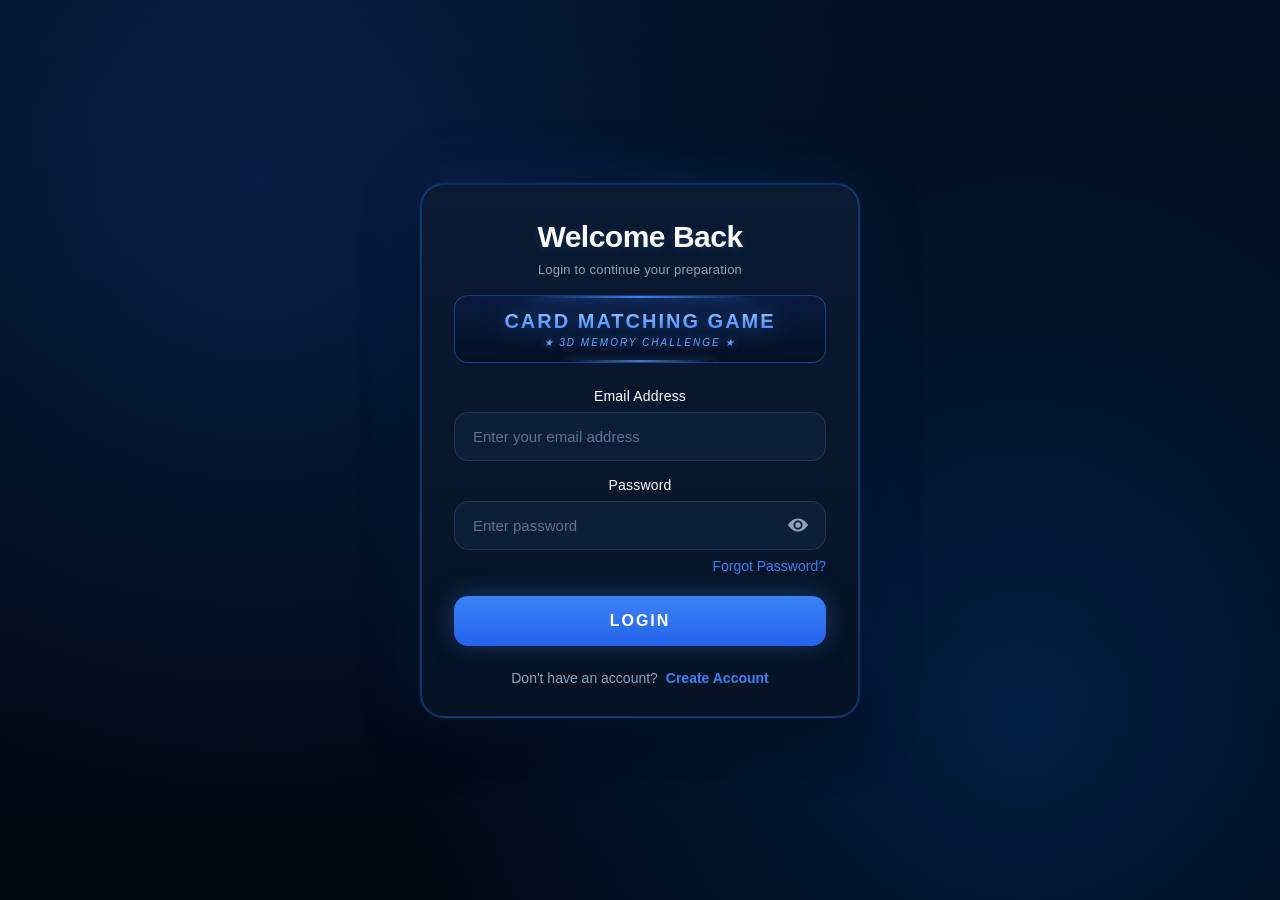
<file: index.html>
<!DOCTYPE html>
<html lang="en">
<head>
    <meta charset="UTF-8">
    <meta name="viewport" content="width=device-width, initial-scale=1.0, viewport-fit=cover">
    <meta name="theme-color" content="#0b1130">
    <title>Card Matching Game</title>

    <!-- PWA -->
    <link rel="manifest" href="manifest.json">
    <link rel="icon" type="image/png" href="icons/icon-192x192.png">
    <link rel="apple-touch-icon" href="icons/icon-192x192.png">
    <meta name="apple-mobile-web-app-capable" content="yes">
    <meta name="apple-mobile-web-app-status-bar-style" content="black-translucent">
    <meta name="apple-mobile-web-app-title" content="CardMatch">
    <meta name="mobile-web-app-capable" content="yes">
    <meta name="application-name" content="CardMatch">

    <link rel="stylesheet" href="style.css">


    <!-- ✅ Login nahi hai to login page par bhejo -->
    <script src="guard.js" data-mode="require-login"></script>
</head>
<body>

<!-- ================= HOME SCREEN ================= -->
<div id="home" class="screen active">

    <div class="home-top-bar">
        <button id="btnProfile" class="top-icon-btn" title="Profile">👤</button>
        <button id="btnSettings" class="top-icon-btn" title="Settings">⚙️</button>
    </div>

    <h1 class="home-title">CARD MATCHING</h1>
    <p class="home-sub">★ 3D MEMORY CHALLENGE ★</p>

    <div class="stats-row">
        <div class="stat-card">
            <span class="stat-icon">🏆</span>
            <div class="stat-label">Best Level</div>
            <div class="stat-value" id="statBestLevel">1</div>
        </div>
        <div class="stat-card gold">
            <span class="stat-icon">⭐</span>
            <div class="stat-label">Best Score</div>
            <div class="stat-value" id="statBestScore">0</div>
        </div>
        <div class="stat-card cyan">
            <span class="stat-icon">🎯</span>
            <div class="stat-label">Matches</div>
            <div class="stat-value" id="statMatches">0</div>
        </div>
    </div>

    <div class="button-grid">
        <button id="btnPlay" class="btn btn-play">▶ PLAY</button>
        <button id="btnLevels" class="btn btn-levels">🗺 LEVELS</button>
        <button id="btnSound" class="btn btn-sound">🔊 SOUND</button>
        <button id="btnRules" class="btn btn-rules">📖 RULES</button>
        <button id="btnExit" class="btn btn-exit">🚪 EXIT</button>
    </div>
</div>

<!-- ================= LEVELS SCREEN (1 se unlimited) ================= -->
<div id="levels-screen" class="screen">
    <div class="levels-top">
        <button id="btnLevelsBack" class="mini-btn">⬅ HOME</button>
        <div class="levels-title">🗺 LEVELS</div>
        <div id="levelsCount" class="levels-count">LVL 1</div>
    </div>
    <div id="levelPath" class="level-path"></div>
    <div id="levelToast" class="level-toast"></div>
</div>

<!-- ================= GAME SCREEN ================= -->
<div id="game-screen" class="screen">

    <div class="game-top">
        <button id="btnGameHome" class="mini-btn">🏠 HOME</button>
        <div class="game-title">LEVEL <span id="levelBadge">1</span></div>
        <div id="timerDisplay" class="game-timer">⏱️ 00:00</div>
    </div>

    <div class="hud">
        <div class="hud-item" id="hud-level">LVL: 1</div>
        <div class="hud-item" id="hud-flips">FLIPS: 0/12</div>
        <div class="hud-item" id="hud-score">SCORE: 0</div>
        <div class="hud-item" id="hud-hints">HINTS: 3/3</div>
        <div class="hud-item" id="hud-status">READY</div>
    </div>

    <div id="cardGrid" class="card-grid"></div>

    <div class="game-bottom">
        <button id="btnHint" class="mini-btn">💡 HINT</button>
        <button id="btnPause" class="mini-btn">⏸ PAUSE</button>
        <button id="btnRestart" class="mini-btn orange">🔄 RESTART</button>
        <button id="btnGameRules" class="mini-btn">📖 RULES</button>
    </div>
</div>

<!-- ================= DIALOG (win / fail / rules) ================= -->
<div id="dialogOverlay" class="dialog-overlay">
    <div id="dialog" class="dialog">
        <div id="dialogTitle" class="dialog-title"></div>
        <div id="dialogSub" class="dialog-sub"></div>
        <div id="dialogScore" class="dialog-score"></div>
        <div id="dialogNext" class="dialog-next"></div>
        <div id="dialogButtons" class="dialog-buttons"></div>
    </div>
</div>

<!-- ================= PROFILE MODAL ================= -->
<div id="profileModal" class="modal-overlay">
    <div class="modal-box profile-box">
        <button id="closeProfile" class="modal-close">✕</button>
        <div class="profile-avatar">👤</div>
        <div id="profileName" class="profile-name">Player</div>
        <div class="profile-type-badge">Player Profile</div>

        <div class="profile-info-list">
            <div class="profile-info-item">
                <div class="profile-info-icon">🙍</div>
                <div class="profile-info-content">
                    <div class="profile-info-label">Name</div>
                    <div id="profileInfoName" class="profile-info-value">-</div>
                </div>
            </div>
            <div class="profile-info-item">
                <div class="profile-info-icon">📧</div>
                <div class="profile-info-content">
                    <div class="profile-info-label">Email</div>
                    <div id="profileInfoIdentifier" class="profile-info-value">-</div>
                </div>
            </div>
            <div class="profile-info-item">
                <div class="profile-info-icon">🔒</div>
                <div class="profile-info-content">
                    <div class="profile-info-label">Status</div>
                    <div id="profileInfoStatus" class="profile-info-value">-</div>
                </div>
            </div>
        </div>
    </div>
</div>

<!-- ================= SETTINGS MODAL ================= -->
<div id="settingsModal" class="modal-overlay">
    <div class="modal-box">
        <button id="closeSettings" class="modal-close">✕</button>
        <div class="modal-title">⚙️ Settings</div>

        <div class="settings-list">
            <button id="btnHelp" class="settings-item">
                <span class="settings-item-icon">❓</span>
                <span class="settings-item-text">
                    <strong>Help</strong>
                    <small>How to play the game</small>
                </span>
            </button>
            <button id="btnTerms" class="settings-item">
                <span class="settings-item-icon">📄</span>
                <span class="settings-item-text">
                    <strong>Terms & Conditions</strong>
                    <small>Rules of using the game</small>
                </span>
            </button>
            <button id="btnLogout" class="settings-item danger">
                <span class="settings-item-icon">🚪</span>
                <span class="settings-item-text">
                    <strong>Logout</strong>
                    <small>Sign out of your account</small>
                </span>
            </button>
        </div>
    </div>
</div>

<!-- ================= HELP MODAL ================= -->
<div id="helpModal" class="modal-overlay">
    <div class="modal-box">
        <button id="closeHelp" class="modal-close">✕</button>
        <div class="modal-title">❓ Help</div>
        <div class="info-content">
            <p><strong>How to play</strong></p>
            <ul>
                <li>Tap a card to flip it.</li>
                <li>Find two cards with the same symbol to make a match.</li>
                <li>Match all pairs before the timer or flips run out.</li>
                <li>Use hints to see one matching pair for a moment.</li>
            </ul>
            <p><strong>Scoring</strong></p>
            <ul>
                <li>+100 points for every correct match.</li>
                <li>-25 points for every wrong pair.</li>
            </ul>
        </div>
    </div>
</div>

<!-- ================= TERMS MODAL ================= -->
<div id="termsModal" class="modal-overlay">
    <div class="modal-box">
        <button id="closeTerms" class="modal-close">✕</button>
        <div class="modal-title">📄 Terms & Conditions</div>
        <div class="info-content">
            <p><strong>Using this game</strong></p>
            <ul>
                <li>This game is made for fun and entertainment.</li>
                <li>Please keep your account details safe.</li>
                <li>Do not misuse or try to cheat the scoring system.</li>
                <li>Your score and progress are saved to your account.</li>
            </ul>
        </div>
    </div>
</div>

<script src="api.js"></script>
<script src="game.js"></script>
<script src="levels.js"></script>
<script src="pwa.js"></script>
</body>
</html>
</file>
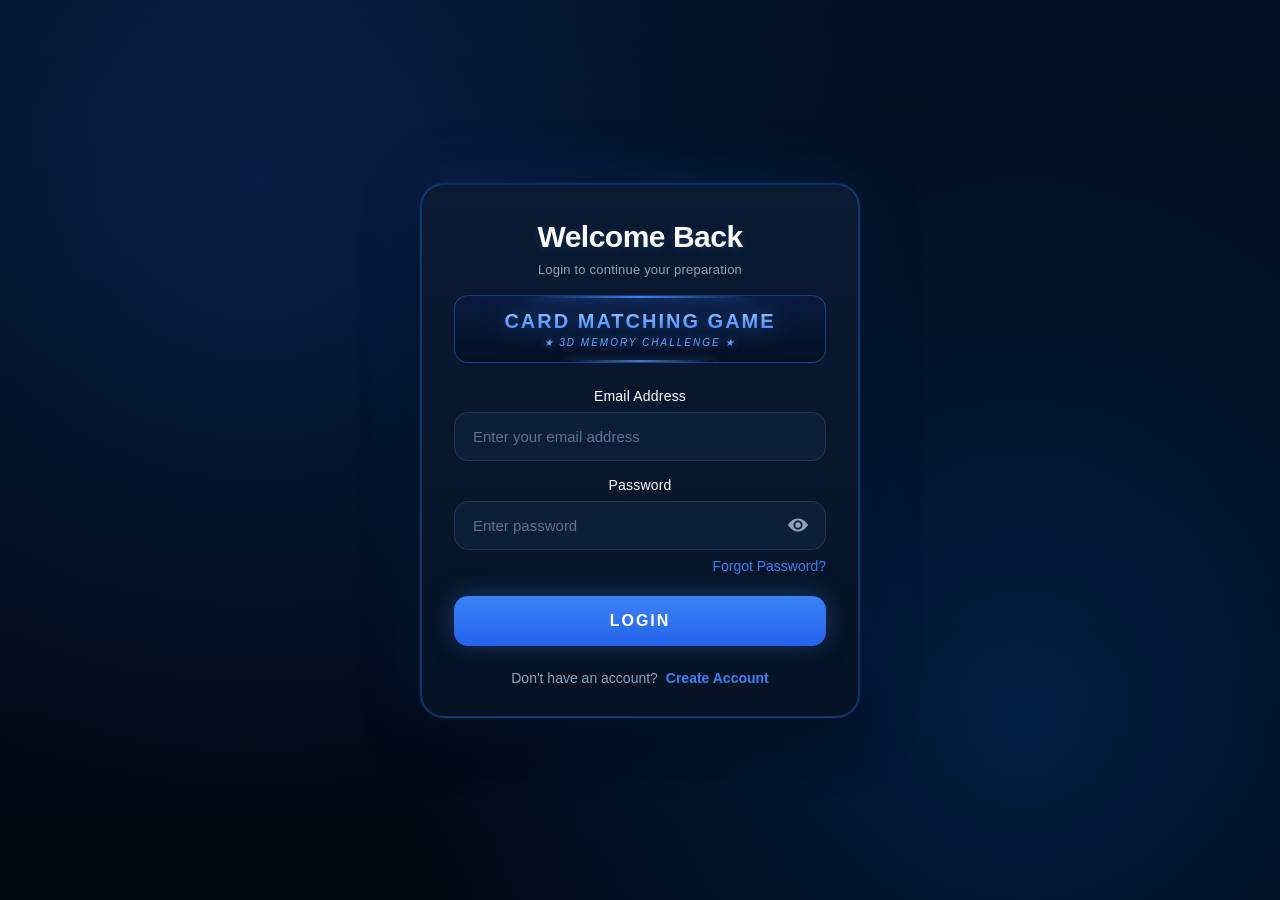
<file: login.html>
<!DOCTYPE html>
<html lang="en">
<head>
    <meta charset="UTF-8">
    <meta name="viewport" content="width=device-width, initial-scale=1.0">
    <meta name="theme-color" content="#0a1929">
    <meta name="referrer" content="no-referrer">
    <title>Login - Card Matching Game</title>

    <!-- Pehle se logged in hai to seedha splash -> home -->
    <script src="guard.js" data-mode="redirect-if-logged-in"></script>

    <!-- PWA -->
    <link rel="manifest" href="manifest.json">
    <link rel="apple-touch-icon" href="icons/icon-192x192.png">
    <meta name="apple-mobile-web-app-capable" content="yes">
    <meta name="apple-mobile-web-app-status-bar-style" content="black-translucent">
    <meta name="apple-mobile-web-app-title" content="CardMatch">
    <meta name="mobile-web-app-capable" content="yes">
    <meta name="application-name" content="CardMatch">

    <link rel="stylesheet" href="login.css">
</head>
<body>

<div id="authScreen">
    <div class="auth-card">
        <div class="auth-header">
            <h1 class="auth-title">Welcome Back</h1>
            <p class="auth-subtitle">Login to continue your preparation</p>
            <div class="game-name-block">
                <h2 class="game-name">CARD MATCHING GAME</h2>
                <p class="game-tagline">★ 3D MEMORY CHALLENGE ★</p>
            </div>
        </div>

        <form class="auth-form" id="loginForm">
            <div class="input-group">
                <label>Email Address</label>
                <div class="input-wrapper">
                    <input type="email" id="emailInput" placeholder="Enter your email address" autocomplete="email" autocapitalize="off" autocorrect="off" spellcheck="false" maxlength="254">
                </div>
            </div>

            <div class="input-group">
                <label>Password</label>
                <div class="input-wrapper">
                    <input type="password" id="passwordInput" placeholder="Enter password" autocomplete="current-password" maxlength="128">
                    <button type="button" class="eye-btn" id="togglePassword">
                        <svg viewBox="0 0 24 24" class="eye-icon" id="eyeIcon">
                            <path d="M12 5c-7 0-11 7-11 7s4 7 11 7 11-7 11-7-4-7-11-7zm0 12a5 5 0 110-10 5 5 0 010 10zm0-8a3 3 0 100 6 3 3 0 000-6z"/>
                        </svg>
                    </button>
                </div>
            </div>

            <div class="forgot-row">
                <a href="#" class="forgot-link" id="forgotPassword">Forgot Password?</a>
            </div>

            <div class="error-msg hidden" id="errorMsg"></div>
            <div class="success-msg hidden" id="successMsg"></div>

            <button class="btn-login" id="btnLogin" type="button">
                <span class="btn-text">LOGIN</span>
            </button>

            <p class="signup-text">
                Don't have an account?
                <a href="signup.html" class="signup-link">Create Account</a>
            </p>
        </form>
    </div>
</div>

<!-- FORGOT PASSWORD MODAL -->
<div class="modal-overlay" id="forgotModal">
    <div class="modal-box otp-modal-box">
        <button class="modal-close" id="closeForgot" style="position:absolute;top:15px;right:15px;">✖</button>

        <div id="forgotStep1">
            <div class="otp-icon">🔐</div>
            <h2 class="otp-title">Forgot Password</h2>
            <p class="otp-sub">Enter your registered email address. We'll send you an OTP to reset your password.</p>

            <div class="input-group" style="margin-top:15px;">
                <label>Email Address</label>
                <div class="input-wrapper">
                    <input type="email" id="forgotEmail" placeholder="Enter your registered email" autocomplete="email" autocapitalize="off" autocorrect="off" spellcheck="false" maxlength="254">
                </div>
            </div>

            <div class="error-msg hidden" id="forgotError1"></div>

            <button class="btn-login" id="btnSendForgotOtp" type="button" style="margin-top:18px;">
                <span class="btn-text">SEND OTP</span>
            </button>
        </div>

        <div id="forgotStep2" style="display:none;">
            <div class="otp-icon">📧</div>
            <h2 class="otp-title">Verify OTP</h2>
            <p class="otp-sub" id="forgotOtpSubtitle">Enter the 6-digit OTP sent to your email</p>

            <div class="otp-info">
                <span class="otp-info-label">📬 Check your inbox</span>
                <span class="otp-info-hint">OTP valid for 5 minutes</span>
            </div>

            <div class="otp-inputs" id="forgotOtpInputs">
                <input type="text" maxlength="1" inputmode="numeric" class="otp-box">
                <input type="text" maxlength="1" inputmode="numeric" class="otp-box">
                <input type="text" maxlength="1" inputmode="numeric" class="otp-box">
                <input type="text" maxlength="1" inputmode="numeric" class="otp-box">
                <input type="text" maxlength="1" inputmode="numeric" class="otp-box">
                <input type="text" maxlength="1" inputmode="numeric" class="otp-box">
            </div>

            <div class="error-msg hidden" id="forgotError2"></div>

            <button class="btn-login" id="btnVerifyForgotOtp" type="button">
                <span class="btn-text">VERIFY OTP</span>
            </button>

            <button class="otp-resend" id="btnResendForgotOtp" type="button">
                Didn't receive? Resend OTP
            </button>
        </div>

        <div id="forgotStep3" style="display:none;">
            <div class="otp-icon">🔑</div>
            <h2 class="otp-title">New Password</h2>
            <p class="otp-sub">Set a new password for your account</p>

            <div class="input-group" style="margin-top:15px;">
                <label>New Password</label>
                <div class="input-wrapper">
                    <input type="password" id="newPassword" placeholder="Enter new password" autocomplete="new-password" maxlength="128">
                    <button type="button" class="eye-btn" id="toggleNewPassword">
                        <svg viewBox="0 0 24 24" class="eye-icon" id="eyeIconNew">
                            <path d="M12 5c-7 0-11 7-11 7s4 7 11 7 11-7 11-7-4-7-11-7zm0 12a5 5 0 110-10 5 5 0 010 10zm0-8a3 3 0 100 6 3 3 0 000-6z"/>
                        </svg>
                    </button>
                </div>
            </div>

            <div class="input-group" style="margin-top:12px;">
                <label>Confirm New Password</label>
                <div class="input-wrapper">
                    <input type="password" id="confirmNewPassword" placeholder="Confirm new password" autocomplete="new-password" maxlength="128">
                    <button type="button" class="eye-btn" id="toggleConfirmNewPassword">
                        <svg viewBox="0 0 24 24" class="eye-icon" id="eyeIconConfirmNew">
                            <path d="M12 5c-7 0-11 7-11 7s4 7 11 7 11-7 11-7-4-7-11-7zm0 12a5 5 0 110-10 5 5 0 010 10zm0-8a3 3 0 100 6 3 3 0 000-6z"/>
                        </svg>
                    </button>
                </div>
            </div>

            <div class="error-msg hidden" id="forgotError3"></div>

            <button class="btn-login" id="btnResetPassword" type="button" style="margin-top:18px;">
                <span class="btn-text">RESET PASSWORD</span>
            </button>
        </div>

        <div id="forgotStep4" style="display:none;">
            <div class="otp-icon">✅</div>
            <h2 class="otp-title">Password Reset!</h2>
            <p class="otp-sub">Your password has been changed successfully.<br>You can now login with your new password.</p>

            <button class="btn-login" id="btnBackToLogin" type="button" style="margin-top:18px;">
                <span class="btn-text">BACK TO LOGIN</span>
            </button>
        </div>

    </div>
</div>

<script src="api.js"></script>
<script src="pwa.js"></script>
<script src="login.js"></script>
</body>
</html>
</file>
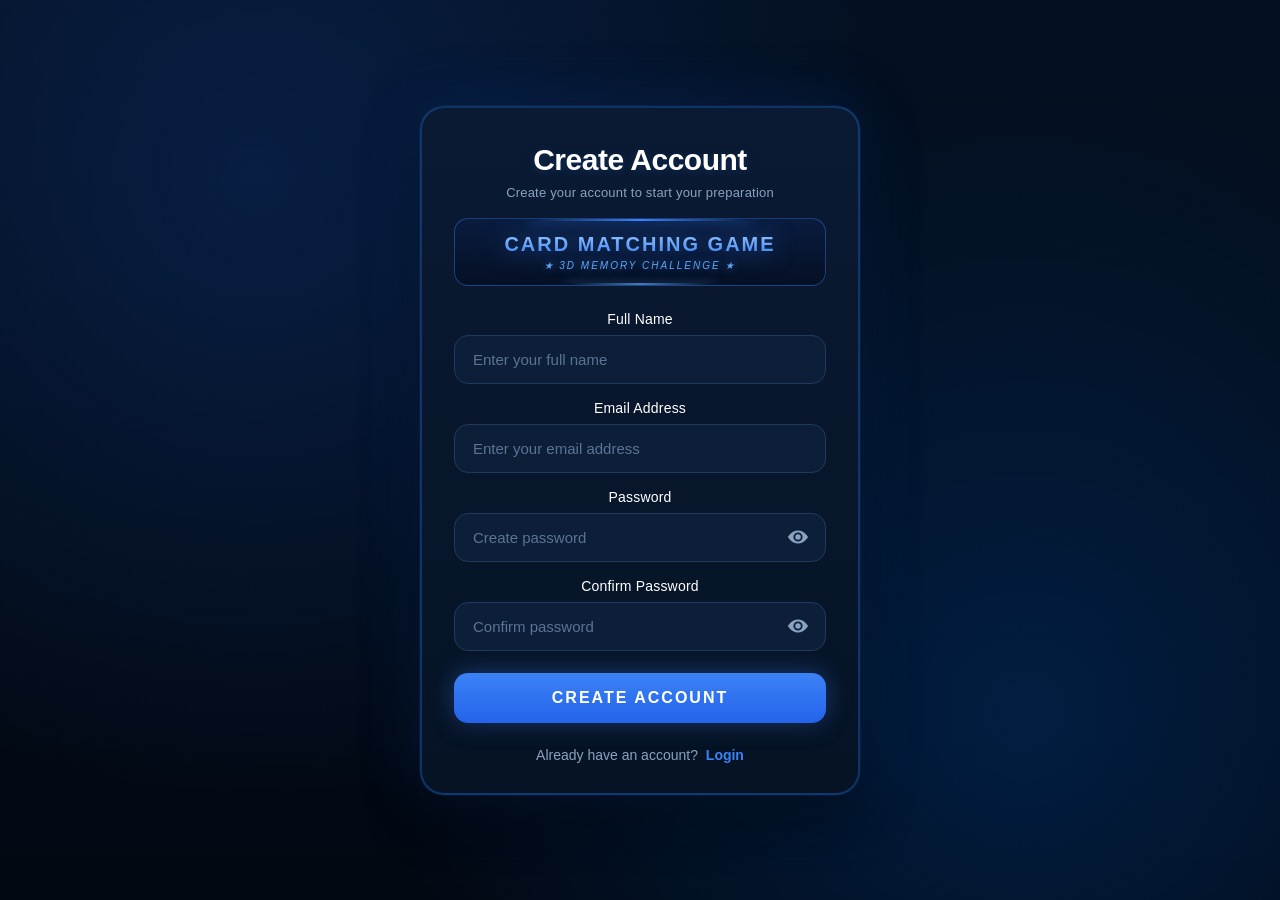
<file: signup.html>
<!DOCTYPE html>
<html lang="en">
<head>
    <meta charset="UTF-8">
    <meta name="viewport" content="width=device-width, initial-scale=1.0">
    <meta name="theme-color" content="#0a1929">
    <meta name="referrer" content="no-referrer">
    <title>Sign Up - Card Matching Game</title>

    <!-- Pehle se logged in hai to seedha splash -> home -->
    <script src="guard.js" data-mode="redirect-if-logged-in"></script>

    <link rel="stylesheet" href="login.css">
</head>
<body>

<div id="authScreen">
    <div class="auth-card">
        <div class="auth-header">
            <h1 class="auth-title">Create Account</h1>
            <p class="auth-subtitle">Create your account to start your preparation</p>
            <div class="game-name-block">
                <h2 class="game-name">CARD MATCHING GAME</h2>
                <p class="game-tagline">★ 3D MEMORY CHALLENGE ★</p>
            </div>
        </div>

        <form class="auth-form" id="signupForm">
            <div class="input-group">
                <label>Full Name</label>
                <div class="input-wrapper">
                    <input type="text" id="nameInput" placeholder="Enter your full name" autocomplete="name" maxlength="50">
                </div>
            </div>

            <div class="input-group">
                <label>Email Address</label>
                <div class="input-wrapper">
                    <input type="email" id="emailInput" placeholder="Enter your email address" autocomplete="email" autocapitalize="off" autocorrect="off" spellcheck="false" maxlength="254">
                </div>
            </div>

            <div class="input-group">
                <label>Password</label>
                <div class="input-wrapper">
                    <input type="password" id="passwordInput" placeholder="Create password" autocomplete="new-password" maxlength="128">
                    <button type="button" class="eye-btn" id="togglePassword">
                        <svg viewBox="0 0 24 24" class="eye-icon" id="eyeIcon">
                            <path d="M12 5c-7 0-11 7-11 7s4 7 11 7 11-7 11-7-4-7-11-7zm0 12a5 5 0 110-10 5 5 0 010 10zm0-8a3 3 0 100 6 3 3 0 000-6z"/>
                        </svg>
                    </button>
                </div>
            </div>

            <div class="input-group">
                <label>Confirm Password</label>
                <div class="input-wrapper">
                    <input type="password" id="confirmPasswordInput" placeholder="Confirm password" autocomplete="new-password" maxlength="128">
                    <button type="button" class="eye-btn" id="toggleConfirmPassword">
                        <svg viewBox="0 0 24 24" class="eye-icon" id="eyeIcon2">
                            <path d="M12 5c-7 0-11 7-11 7s4 7 11 7 11-7 11-7-4-7-11-7zm0 12a5 5 0 110-10 5 5 0 010 10zm0-8a3 3 0 100 6 3 3 0 000-6z"/>
                        </svg>
                    </button>
                </div>
            </div>

            <div class="error-msg hidden" id="errorMsg"></div>
            <div class="success-msg hidden" id="successMsg"></div>

            <button class="btn-login" id="btnSignup" type="button">
                <span class="btn-text">CREATE ACCOUNT</span>
            </button>

            <p class="signup-text">
                Already have an account?
                <a href="login.html" class="signup-link">Login</a>
            </p>
        </form>
    </div>
</div>

<!-- OTP MODAL -->
<div class="modal-overlay" id="otpModal">
    <div class="modal-box otp-modal-box">
        <div class="otp-icon">📧</div>
        <h2 class="otp-title">Verify Email</h2>
        <p class="otp-sub" id="otpSubtitle">We've sent a 6-digit OTP to your email</p>

        <div class="otp-info">
            <span class="otp-info-label">📬 Check your inbox</span>
            <span class="otp-info-hint">OTP valid for 5 minutes</span>
        </div>

        <div class="otp-inputs" id="otpInputs">
            <input type="text" maxlength="1" inputmode="numeric" class="otp-box">
            <input type="text" maxlength="1" inputmode="numeric" class="otp-box">
            <input type="text" maxlength="1" inputmode="numeric" class="otp-box">
            <input type="text" maxlength="1" inputmode="numeric" class="otp-box">
            <input type="text" maxlength="1" inputmode="numeric" class="otp-box">
            <input type="text" maxlength="1" inputmode="numeric" class="otp-box">
        </div>

        <div class="error-msg hidden" id="otpError"></div>

        <button class="btn-login" id="btnVerifyOtp" type="button">
            <span class="btn-text">VERIFY OTP</span>
        </button>

        <button class="otp-resend" id="btnResendOtp" type="button">
            Didn't receive? Resend OTP
        </button>

        <button class="otp-close" id="btnCloseOtp" type="button">
            ✖ Cancel
        </button>
    </div>
</div>

<script src="api.js"></script>
<script src="signup.js"></script>
</body>
</html>
</file>
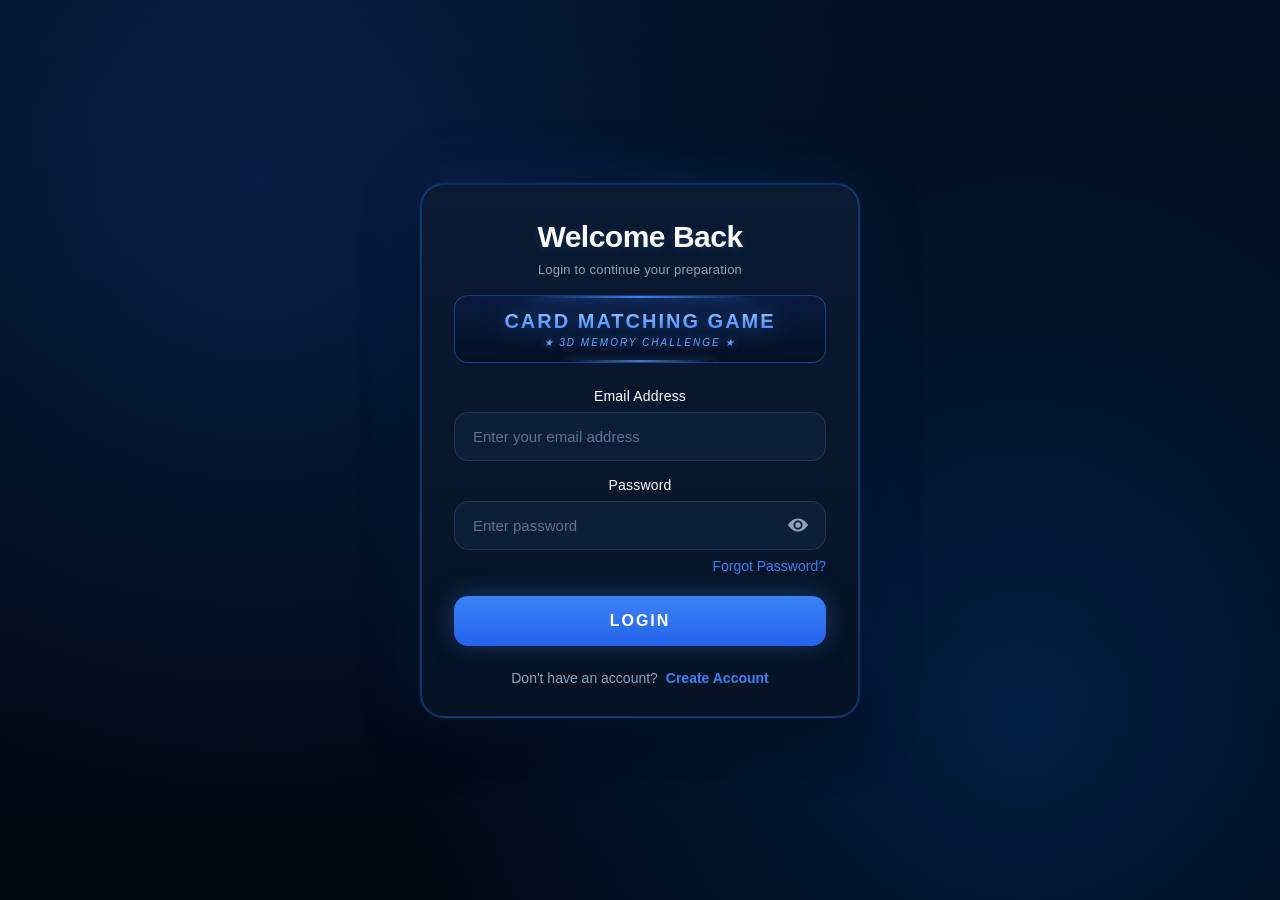
<file: splash.html>
<!DOCTYPE html>
<html lang="en">
<head>
    <meta charset="UTF-8">
    <meta name="viewport" content="width=device-width, initial-scale=1.0">
    <meta name="theme-color" content="#0b1130">
    <title>Loading...</title>
    <script src="guard.js" data-mode="require-login"></script>
    <link rel="stylesheet" href="style.css">
    <style>
        #splash {
            position: fixed; inset: 0;
            background:
                repeating-linear-gradient(45deg, rgba(255,255,255,.025) 0 14px, transparent 14px 28px),
                radial-gradient(circle at 50% 40%, #2c3f9a 0%, #121b4a 50%, #070b1c 100%);
            display: flex; flex-direction: column; align-items: center; justify-content: center;
            padding: 20px; z-index: 9999;
        }
        .splash-title {
            font-size: clamp(26px, 7.5vw, 44px); font-weight: 900; text-align: center; letter-spacing: 3px; margin-bottom: 10px;
            background: linear-gradient(180deg, #fff6c2 0%, #ffd24a 45%, #e8920b 100%);
            -webkit-background-clip: text; background-clip: text; -webkit-text-fill-color: transparent;
            -webkit-text-stroke: 1.2px #7a4a00;
            filter: drop-shadow(0 4px 0 #5a3500) drop-shadow(0 10px 14px rgba(0,0,0,.55));
            animation: splashPulse 2s infinite;
        }
        @keyframes splashPulse {
            0%, 100% { transform: scale(1); }
            50% { transform: scale(1.04); }
        }
        .splash-sub { font-size: clamp(12px, 3vw, 16px); color: #5eead4; font-weight: 700; margin-bottom: 50px; letter-spacing: 2px; }
        .progress-bar {
            width: 400px; max-width: 80vw; height: 22px; padding: 3px; position: relative;
            background: #0b1130; border: 2px solid #ffd24a; border-radius: 15px;
            box-shadow: 0 4px 0 #8a5200, 0 0 18px rgba(255,210,74,.35), inset 0 2px 4px rgba(0,0,0,.6);
        }
        .progress-fill {
            height: 100%; width: 0%; border-radius: 12px; transition: width 0.1s linear;
            background: linear-gradient(180deg, #ffe27a 0%, #f0a014 100%);
            box-shadow: inset 0 2px 0 rgba(255,255,255,.5);
        }
    </style>
</head>
<body>

<div id="splash">
    <div class="splash-title">LOADING...</div>
    <div class="splash-sub">★ 3D MEMORY CHALLENGE ★</div>
    <div class="progress-bar"><div class="progress-fill" id="progressFill"></div></div>
</div>

<script src="splash.js"></script>
</body>
</html>
</file>
<file: style.css>
/* ============================================================
   CARD MATCHING GAME - Royal Blue & Gold (Pro Game Theme)
   ============================================================ */
:root {
    --gold1: #fff0a8;
    --gold2: #ffd24a;
    --gold3: #e8920b;
    --navy1: #2c3f9a;
    --navy2: #121b4a;
    --navy3: #070b1c;
    --panel1: #24347f;
    --panel2: #111a4c;
    --rim: #4e6bdc;
    --muted: #a9b8e8;
}

* { margin: 0; padding: 0; box-sizing: border-box; -webkit-tap-highlight-color: transparent; user-select: none; -webkit-user-select: none; }
html, body { width: 100%; height: 100%; overflow: hidden; background: var(--navy3); font-family: 'Trebuchet MS', 'Segoe UI', Arial, sans-serif; color: #ffffff; touch-action: manipulation; }
.screen { position: absolute; inset: 0; display: none; flex-direction: column; overflow: hidden; }
.screen.active { display: flex; }

/* ============================================================
   HOME SCREEN
   ============================================================ */
#home {
    padding: 15px; overflow-y: auto; padding-bottom: 30px;
    background:
        repeating-linear-gradient(45deg, rgba(255,255,255,.025) 0 14px, transparent 14px 28px),
        radial-gradient(circle at 50% 0%, #2c3f9a 0%, #121b4a 48%, #070b1c 100%);
}
.home-top-bar { display: flex; justify-content: space-between; align-items: center; padding: 5px 5px 15px 5px; position: relative; z-index: 5; }

.top-icon-btn {
    width: 50px; height: 50px; border-radius: 50%; padding: 0; cursor: pointer; font-family: inherit; font-size: 22px;
    display: flex; align-items: center; justify-content: center; color: #fff;
    background: linear-gradient(180deg, #ffe27a 0%, #f0a014 100%);
    border: 2px solid #fff3b8;
    box-shadow: 0 6px 0 #8a5200, 0 10px 16px rgba(240,160,20,.45),
                inset 0 2px 0 rgba(255,255,255,.55), inset 0 -3px 0 rgba(0,0,0,.18);
    transition: transform .1s ease, box-shadow .1s ease;
}
.top-icon-btn:hover { transform: translateY(-2px); }
.top-icon-btn:active { transform: translateY(5px); box-shadow: 0 1px 0 #8a5200, 0 2px 6px rgba(240,160,20,.4), inset 0 2px 0 rgba(255,255,255,.35); }

.home-title {
    font-size: clamp(30px, 7vw, 46px); font-weight: 900; text-align: center; letter-spacing: 2px; margin-top: 10px;
    background: linear-gradient(180deg, #fff6c2 0%, #ffd24a 45%, #e8920b 100%);
    -webkit-background-clip: text; background-clip: text; -webkit-text-fill-color: transparent;
    -webkit-text-stroke: 1.2px #7a4a00;
    filter: drop-shadow(0 4px 0 #5a3500) drop-shadow(0 10px 14px rgba(0,0,0,.55));
}
.home-sub { text-align: center; font-size: clamp(11px, 2.6vw, 14px); color: #5eead4; font-weight: 700; margin-top: 8px; margin-bottom: 22px; letter-spacing: 2px; }

.stats-row { display: flex; gap: 10px; justify-content: center; flex-wrap: wrap; margin-bottom: 24px; }
.stat-card {
    flex: 1 1 100px; min-width: 100px; max-width: 180px; text-align: center; padding: 12px 8px;
    background: linear-gradient(180deg, var(--panel1) 0%, var(--panel2) 100%);
    border: 2px solid var(--rim); border-radius: 16px;
    box-shadow: 0 7px 0 #0a1038, 0 12px 18px rgba(0,0,0,.5), inset 0 2px 0 rgba(255,255,255,.14);
    transform: perspective(600px) rotateX(6deg); transition: transform .2s ease;
}
.stat-card:hover { transform: perspective(600px) rotateX(0deg) translateY(-4px); }
.stat-icon { font-size: clamp(20px, 4vw, 24px); display: block; }
.stat-label { font-size: clamp(9px, 2vw, 11px); color: var(--muted); letter-spacing: 1px; margin: 4px 0; text-transform: uppercase; font-weight: 700; }
.stat-value { font-size: clamp(18px, 3.8vw, 22px); font-weight: 900; color: var(--gold2); text-shadow: 0 2px 0 rgba(0,0,0,.4); }
.stat-card.gold .stat-value { color: #ffe27a; }
.stat-card.cyan .stat-value { color: #5eead4; }

/* ============================================================
   3D BUTTONS (home)
   ============================================================ */
.button-grid { display: grid; grid-template-columns: repeat(2, 1fr); gap: 18px; max-width: 600px; margin: 0 auto; width: 100%; padding: 0 10px; }
.btn {
    --top: #6aa8ff; --bot: #2f62e0; --edge: #17338f; --glow: rgba(79,140,255,.45);
    position: relative; overflow: hidden; padding: 18px 12px; border-radius: 20px;
    border: 2px solid rgba(255,255,255,.35);
    font-family: inherit; font-size: clamp(14px, 2.8vw, 17px); font-weight: 900; letter-spacing: 1px; text-transform: uppercase;
    color: #fff; cursor: pointer; text-shadow: 0 2px 0 rgba(0,0,0,.35);
    background: linear-gradient(180deg, var(--top), var(--bot));
    box-shadow: 0 8px 0 var(--edge), 0 14px 20px var(--glow),
                inset 0 3px 0 rgba(255,255,255,.4), inset 0 -4px 0 rgba(0,0,0,.2);
    transition: transform .1s ease, box-shadow .1s ease;
}
.btn::before {
    content: ''; position: absolute; left: 0; right: 0; top: 0; height: 50%; pointer-events: none;
    background: linear-gradient(180deg, rgba(255,255,255,.36), rgba(255,255,255,0));
    border-radius: 18px 18px 60% 60% / 18px 18px 20px 20px;
}
.btn:hover { transform: translateY(-2px); }
.btn:active {
    transform: translateY(6px);
    box-shadow: 0 2px 0 var(--edge), 0 4px 8px var(--glow), inset 0 3px 0 rgba(255,255,255,.3), inset 0 -2px 0 rgba(0,0,0,.2);
}
.btn-play   { --top: #6df0a6; --bot: #1fb868; --edge: #0d6b3a; --glow: rgba(52,211,153,.5); }
.btn-levels { --top: #6aa8ff; --bot: #2f62e0; --edge: #17338f; --glow: rgba(79,140,255,.5); }
.btn-sound  { --top: #ffd45c; --bot: #f09a14; --edge: #8a5200; --glow: rgba(250,176,40,.5); }
.btn-rules  { --top: #4fe3d6; --bot: #13a5a0; --edge: #0a5f61; --glow: rgba(45,212,191,.5); }
.btn-reset  { --top: #ff7a7a; --bot: #dc3030; --edge: #7d1414; --glow: rgba(248,113,113,.5); }
.btn-exit   { --top: #b389ff; --bot: #6a3fd6; --edge: #38207f; --glow: rgba(168,120,255,.5); }
/* Reset hata diya: PLAY badi pattee me poori chaudai par, baaki 4 button 2x2 */
.button-grid .btn-play { grid-column: 1 / -1; padding: 22px 12px; font-size: clamp(17px, 3.6vw, 21px); }

/* ============================================================
   MINI BUTTONS (game screen + dialogs)
   ============================================================ */
.mini-btn {
    --top: #6aa8ff; --bot: #2f62e0; --edge: #17338f;
    padding: 10px 14px; border-radius: 12px; font-size: clamp(10px, 2vw, 12px); font-weight: 900; color: #fff; cursor: pointer;
    font-family: inherit; white-space: nowrap; letter-spacing: .5px;
    border: 2px solid rgba(255,255,255,.3); text-shadow: 0 1px 0 rgba(0,0,0,.35);
    background: linear-gradient(180deg, var(--top), var(--bot));
    box-shadow: 0 5px 0 var(--edge), 0 9px 12px rgba(0,0,0,.4), inset 0 2px 0 rgba(255,255,255,.38), inset 0 -3px 0 rgba(0,0,0,.2);
    transition: transform .1s ease, box-shadow .1s ease;
}
.mini-btn:active {
    transform: translateY(4px);
    box-shadow: 0 1px 0 var(--edge), 0 2px 5px rgba(0,0,0,.4), inset 0 2px 0 rgba(255,255,255,.25), inset 0 -2px 0 rgba(0,0,0,.2);
}
.mini-btn.orange, .mini-btn.btn-retry { --top: #ffb347; --bot: #ee6a12; --edge: #8a3a06; }
.mini-btn.btn-next { --top: #6df0a6; --bot: #1fb868; --edge: #0d6b3a; }
.mini-btn.btn-home { --top: #6aa8ff; --bot: #2f62e0; --edge: #17338f; }

/* ============================================================
   GAME SCREEN
   ============================================================ */
#game-screen {
    padding: 8px;
    background:
        repeating-linear-gradient(45deg, rgba(255,255,255,.02) 0 14px, transparent 14px 28px),
        radial-gradient(circle at 50% 20%, #1c2a6e 0%, #0b1130 70%, #05081a 100%);
}
.game-top { display: flex; align-items: center; gap: 6px; margin-bottom: 8px; flex-shrink: 0; }
.game-title {
    flex: 1; text-align: center; font-size: clamp(14px, 3vw, 20px); font-weight: 900; letter-spacing: 1px; padding: 10px;
    color: var(--gold2); text-shadow: 0 2px 0 rgba(0,0,0,.5);
    background: linear-gradient(180deg, #1c2a6e, #0e1642); border: 2px solid var(--gold2); border-radius: 12px;
    box-shadow: 0 4px 0 #8a5200, 0 0 14px rgba(255,210,74,.3);
}
.game-timer {
    font-size: clamp(14px, 3vw, 18px); font-weight: 900; color: #5eead4; padding: 10px 14px; letter-spacing: 1px; font-family: monospace;
    background: #0b1130; border: 2px solid #5eead4; border-radius: 12px; box-shadow: 0 4px 0 #0a5f61, 0 0 14px rgba(94,234,212,.3);
    transition: all .3s;
}
.game-timer.warning { color: #ff6b6b; border-color: #ff6b6b; box-shadow: 0 4px 0 #7d1414, 0 0 18px rgba(255,107,107,.6); animation: pulse .8s infinite; }
@keyframes pulse { 0%, 100% { transform: scale(1); } 50% { transform: scale(1.06); } }

.hud { display: grid; grid-template-columns: repeat(5, 1fr); gap: 4px; margin-bottom: 8px; flex-shrink: 0; }
.hud-item {
    background: rgba(8,14,40,.9); border: 1.5px solid var(--rim); border-radius: 8px; padding: 6px 3px; text-align: center;
    font-size: clamp(8px, 1.6vw, 11px); color: var(--gold2); font-weight: 800; white-space: nowrap; overflow: hidden; text-overflow: ellipsis;
    box-shadow: 0 3px 0 #0a1038;
}
#hud-status { color: #ffffff; }
#hud-score { color: #5eead4; }
#hud-hints { color: #ff9ec4; }

/* ============================================================
   CARDS  (gap theek kiya + fast flip)
   ============================================================ */
.card-grid {
    flex: 1; min-height: 0; display: grid; align-content: center; justify-content: center; overflow: auto;
    width: 100%;
    gap: clamp(8px, 2.6vw, 16px);          /* ✅ har card ke beech gap */
    padding: clamp(10px, 3vw, 20px);
    border-radius: 18px; perspective: 1200px;
    background:
        radial-gradient(circle at 50% 40%, #1f9a72 0%, #137257 55%, #0a463a 100%);
    border: 4px solid #c58a1a;
    box-shadow: inset 0 0 30px rgba(0,0,0,.55), inset 0 0 0 2px rgba(255,226,122,.35), 0 6px 0 #6b4306, 0 12px 20px rgba(0,0,0,.5);
}
.card {
    position: relative; width: 100%; aspect-ratio: 1 / 1; max-width: 130px;
    min-width: 0; min-height: 0;            /* ✅ pehle 90px tha, isi se cards ek-dusre par chadhte the */
    justify-self: center; cursor: pointer; border-radius: 14px; perspective: 1000px;
    transition: transform .1s ease;
}
.card:active { transform: scale(0.94); }
.card-inner {
    position: relative; width: 100%; height: 100%; transform-style: preserve-3d;
    transition: transform .16s ease-out;    /* ✅ fast flip (pehle 0.6s) */
}
.card.flipped .card-inner { transform: rotateY(180deg); }

.card-front, .card-back {
    position: absolute; inset: 0; border-radius: 14px; display: flex; align-items: center; justify-content: center;
    backface-visibility: hidden; -webkit-backface-visibility: hidden; font-weight: 900;
    font-size: clamp(20px, 8.5vw, 54px);
}
/* Ulta (face-down) side: royal blue + gold */
.card-front {
    color: #ffd24a; text-shadow: 0 2px 0 rgba(0,0,0,.5);
    border: 2.5px solid #f7c948;
    background:
        repeating-linear-gradient(45deg, rgba(255,255,255,.07) 0 6px, transparent 6px 12px),
        radial-gradient(circle at 30% 25%, #4a6cf0 0%, #2442b8 55%, #172a80 100%);
    box-shadow: 0 5px 0 #0c1a5c, 0 8px 12px rgba(0,0,0,.45), inset 0 0 0 3px rgba(255,255,255,.12);
}
/* Seedha (face-up) side: cream card, gehre rang ka symbol */
.card-back {
    transform: rotateY(180deg);
    border: 2.5px solid #d9b45a;
    background: linear-gradient(180deg, #ffffff 0%, #f1ead6 100%);
    box-shadow: 0 5px 0 #a8842d, 0 8px 12px rgba(0,0,0,.4), inset 0 -3px 6px rgba(0,0,0,.08);
}
.card.matched { cursor: default; }
.card.matched .card-back {
    background: linear-gradient(180deg, #f0fff6 0%, #b9f1d0 100%);
    border-color: #22c55e;
    box-shadow: 0 5px 0 #15803d, 0 0 22px rgba(74,222,128,.9);
}
.card.matched .card-inner { animation: matchPulse .45s ease; }
.card.hinted .card-front, .card.hinted .card-back { border-color: #ffd24a; box-shadow: 0 0 26px rgba(255,210,74,.95); }
/* rotateY(180deg) rakhna zaroori hai, warna match ke time card ka chehra ghayab ho jata hai */
@keyframes matchPulse {
    0%   { transform: rotateY(180deg) scale(1); }
    50%  { transform: rotateY(180deg) scale(1.14); }
    100% { transform: rotateY(180deg) scale(1); }
}
.card.wrong { animation: shake .35s ease; }
.card.wrong .card-back { border-color: #ef4444; box-shadow: 0 5px 0 #991b1b, 0 0 18px rgba(239,68,68,.8); }
@keyframes shake { 0%, 100% { transform: translateX(0); } 20% { transform: translateX(-7px); } 40% { transform: translateX(7px); } 60% { transform: translateX(-5px); } 80% { transform: translateX(5px); } }

.game-bottom { display: flex; gap: 6px; justify-content: center; margin-top: 12px; margin-bottom: 4px; flex-wrap: wrap; flex-shrink: 0; }
.game-bottom .mini-btn { flex: 1; max-width: 160px; padding: 12px 8px; font-size: clamp(11px, 2vw, 14px); }

/* ============================================================
   DIALOGS & MODALS
   ============================================================ */
.dialog-overlay { position: fixed; inset: 0; background: rgba(3,6,20,.88); display: none; align-items: center; justify-content: center; z-index: 200; padding: 15px; }
.dialog-overlay.active { display: flex; }
.dialog {
    width: 100%; max-width: 450px; padding: 25px 20px; text-align: center; border-radius: 24px;
    background: linear-gradient(180deg, #24347f 0%, #0c1238 100%); border: 3px solid var(--gold2);
    box-shadow: 0 8px 0 #8a5200, 0 0 40px rgba(255,210,74,.35);
}
.dialog.success { border-color: var(--gold2); }
.dialog.fail { border-color: #ff6b6b; box-shadow: 0 8px 0 #7d1414, 0 0 40px rgba(255,107,107,.35); }
.dialog-title { font-size: clamp(20px, 5vw, 28px); font-weight: 900; margin-bottom: 10px; letter-spacing: 2px; color: var(--gold2); text-shadow: 0 2px 0 rgba(0,0,0,.5); }
.dialog.success .dialog-title { color: var(--gold2); }
.dialog.fail .dialog-title { color: #ff6b6b; }
.dialog-sub { font-size: clamp(13px, 3vw, 16px); color: #ffffff; margin: 8px 0; white-space: pre-line; }
.dialog-score { font-size: clamp(12px, 2.5vw, 14px); color: #5eead4; margin: 12px 0; white-space: pre-line; line-height: 1.6; }
.dialog-next { font-size: clamp(14px, 3.5vw, 18px); color: var(--gold2); font-weight: bold; margin: 15px 0; }
.dialog-buttons { display: flex; gap: 10px; justify-content: center; flex-wrap: wrap; margin-top: 20px; }
.dialog-buttons .mini-btn { flex: 1; min-width: 90px; max-width: 130px; padding: 12px 8px; font-size: clamp(11px, 2.2vw, 13px); }

.modal-overlay { position: fixed; inset: 0; background: rgba(3,6,20,.9); backdrop-filter: blur(6px); display: none; align-items: center; justify-content: center; z-index: 1000; padding: 20px; animation: fadeInModal .3s ease; }
.modal-overlay.active { display: flex; }
@keyframes fadeInModal { from { opacity: 0; } to { opacity: 1; } }
.modal-box {
    position: relative; width: 100%; max-width: 450px; max-height: 85vh; overflow-y: auto; padding: 30px 25px; border-radius: 24px;
    background: linear-gradient(180deg, #24347f 0%, #0c1238 100%); border: 2px solid var(--rim);
    box-shadow: 0 6px 0 #0a1038, 0 0 50px rgba(78,107,220,.4), 0 20px 50px rgba(0,0,0,.8);
    animation: modalIn .35s cubic-bezier(.4, 0, .2, 1);
}
@keyframes modalIn { from { opacity: 0; transform: scale(.9) translateY(20px); } to { opacity: 1; transform: scale(1) translateY(0); } }
.modal-close {
    position: absolute; top: 15px; right: 15px; width: 36px; height: 36px; border-radius: 50%; cursor: pointer; font-family: inherit; font-size: 16px; color: #fff;
    display: flex; align-items: center; justify-content: center;
    background: linear-gradient(180deg, #ff7a7a, #dc3030); border: 2px solid rgba(255,255,255,.4);
    box-shadow: 0 3px 0 #7d1414; transition: transform .1s ease;
}
.modal-close:active { transform: translateY(3px); box-shadow: 0 0 0 #7d1414; }

.profile-box { text-align: center; }
.profile-avatar {
    width: 90px; height: 90px; border-radius: 50%; display: flex; align-items: center; justify-content: center; font-size: 45px; margin: 0 auto 15px;
    background: linear-gradient(180deg, #ffe27a 0%, #f0a014 100%); border: 3px solid #fff3b8;
    box-shadow: 0 6px 0 #8a5200, 0 0 26px rgba(255,210,74,.5);
}
.profile-name { font-size: 24px; font-weight: 900; color: #ffffff; margin-bottom: 8px; letter-spacing: 1px; }
.profile-type-badge {
    display: inline-block; font-size: 12px; color: var(--gold2); font-weight: 700; letter-spacing: 1px; text-transform: uppercase;
    background: rgba(255,210,74,.12); border: 1px solid rgba(255,210,74,.45); border-radius: 20px; padding: 6px 16px; margin: 0 auto 22px;
}
.profile-info-list { display: flex; flex-direction: column; gap: 12px; text-align: left; }
.profile-info-item {
    display: flex; align-items: center; gap: 14px; padding: 14px 16px; border-radius: 14px;
    background: rgba(8,14,40,.8); border: 1.5px solid rgba(78,107,220,.5);
    box-shadow: 0 5px 0 #0a1038, 0 8px 12px rgba(0,0,0,.4), inset 0 2px 0 rgba(255,255,255,.07);
}
.profile-info-icon { font-size: 22px; width: 36px; height: 36px; display: flex; align-items: center; justify-content: center; flex-shrink: 0; background: linear-gradient(180deg, #2c3f9a, #121b4a); border: 1.5px solid rgba(78,107,220,.6); border-radius: 10px; }
.profile-info-content { flex: 1; min-width: 0; }
.profile-info-label { font-size: 10px; color: var(--muted); text-transform: uppercase; letter-spacing: 1px; margin-bottom: 3px; font-weight: 700; }
.profile-info-value { font-size: 14px; color: #ffffff; font-weight: 700; word-break: break-all; line-height: 1.4; }

.modal-title { text-align: center; font-size: 24px; font-weight: 900; color: var(--gold2); margin-bottom: 25px; letter-spacing: 1px; text-shadow: 0 2px 0 rgba(0,0,0,.5); }
.settings-list { display: flex; flex-direction: column; gap: 14px; }
.settings-item {
    display: flex; align-items: center; gap: 15px; width: 100%; padding: 15px 18px; border-radius: 14px; cursor: pointer; text-align: left;
    font-family: inherit; font-size: 15px; color: #ffffff;
    background: linear-gradient(180deg, #2c3f9a, #1a2766); border: 1.5px solid rgba(255,255,255,.2);
    box-shadow: 0 6px 0 #0a1038, 0 10px 16px rgba(0,0,0,.45), inset 0 2px 0 rgba(255,255,255,.14);
    transition: transform .1s ease, box-shadow .1s ease;
}
.settings-item:active { transform: translateY(5px); box-shadow: 0 1px 0 #0a1038, inset 0 2px 0 rgba(255,255,255,.1); }
.settings-item.danger { background: linear-gradient(180deg, #a02a2a, #6b1414); box-shadow: 0 6px 0 #3d0a0a, 0 10px 16px rgba(0,0,0,.45), inset 0 2px 0 rgba(255,255,255,.14); }
.settings-item.danger:active { box-shadow: 0 1px 0 #3d0a0a; }
.settings-item-icon { font-size: 24px; flex-shrink: 0; }
.settings-item-text { flex: 1; display: flex; flex-direction: column; gap: 2px; }
.settings-item-text strong { font-size: 15px; color: #ffffff; }
.settings-item-text small { font-size: 11px; color: var(--muted); }

.info-content { color: #ffffff; font-size: 14px; line-height: 1.7; }
.info-content p { margin-bottom: 12px; }
.info-content p strong { color: var(--gold2); font-size: 15px; }
.info-content ul { list-style: none; padding-left: 0; margin-bottom: 15px; }
.info-content ul li { padding: 6px 0 6px 22px; position: relative; color: #d6defa; }
.info-content ul li::before { content: "▸"; position: absolute; left: 5px; color: var(--gold2); font-weight: bold; }

/* ============================================================
   LEVELS SCREEN - 1 se unlimited level ka path
   ============================================================ */
#levels-screen {
    padding: 8px;
    background:
        repeating-linear-gradient(45deg, rgba(255,255,255,.02) 0 14px, transparent 14px 28px),
        radial-gradient(circle at 50% 20%, #2c3f9a 0%, #0f1744 55%, #05081a 100%);
}
.levels-top { display: flex; align-items: center; gap: 6px; margin-bottom: 8px; flex-shrink: 0; }
.levels-title {
    flex: 1; text-align: center; font-size: clamp(14px, 3vw, 20px); font-weight: 900; letter-spacing: 1px; padding: 10px;
    color: var(--gold2); text-shadow: 0 2px 0 rgba(0,0,0,.5);
    background: linear-gradient(180deg, #1c2a6e, #0e1642); border: 2px solid var(--gold2); border-radius: 12px;
    box-shadow: 0 4px 0 #8a5200, 0 0 14px rgba(255,210,74,.3);
}
.levels-count {
    font-size: clamp(12px, 2.6vw, 16px); font-weight: 900; color: #5eead4; padding: 10px 12px; font-family: monospace; white-space: nowrap;
    background: #0b1130; border: 2px solid #5eead4; border-radius: 12px; box-shadow: 0 4px 0 #0a5f61, 0 0 14px rgba(94,234,212,.3);
}
.level-path { flex: 1; min-height: 0; overflow-y: auto; -webkit-overflow-scrolling: touch; width: 100%; max-width: 480px; margin: 0 auto; padding: 20px 10px 80px; }
.level-row { position: relative; height: 110px; }
.level-line { position: absolute; left: 0; top: 0; width: 100%; height: 100%; overflow: visible; pointer-events: none; z-index: 0; }
.level-line line { stroke: rgba(150,180,255,.5); stroke-width: 6; stroke-dasharray: 1 12; stroke-linecap: round; vector-effect: non-scaling-stroke; }
.level-line.done line { stroke: var(--gold2); }

.level-node {
    position: absolute; top: 50%; width: 76px; height: 76px; margin-left: -38px; margin-top: -38px; padding: 0; overflow: hidden;
    border-radius: 50%; border: 3px solid; display: flex; flex-direction: column; align-items: center; justify-content: center;
    font-family: inherit; color: #fff; cursor: pointer; z-index: 2; text-shadow: 0 2px 0 rgba(0,0,0,.4);
    transition: transform .1s ease, box-shadow .1s ease;
}
.level-node::before {
    content: ''; position: absolute; left: 8%; right: 8%; top: 4%; height: 45%; pointer-events: none;
    background: linear-gradient(180deg, rgba(255,255,255,.45), rgba(255,255,255,0)); border-radius: 50% 50% 60% 60%;
}
.ln-num { font-size: 26px; font-weight: 900; line-height: 1; }
.ln-sub { font-size: 10px; font-weight: 800; margin-top: 3px; letter-spacing: .5px; }
.level-node:active { transform: translateY(5px); }
.level-node.locked { background: linear-gradient(180deg, #6b7280, #1f2937); border-color: #9ca3af; color: #d1d5db; cursor: not-allowed; box-shadow: 0 8px 0 #111827, 0 12px 16px rgba(0,0,0,.5), inset 0 -4px 0 rgba(0,0,0,.25); }
.level-node.locked:active { transform: none; }
.level-node.open { background: linear-gradient(180deg, #6aa8ff, #2f62e0); border-color: #cfe0ff; box-shadow: 0 8px 0 #17338f, 0 12px 18px rgba(79,140,255,.5), inset 0 -4px 0 rgba(0,0,0,.2); }
.level-node.done { background: linear-gradient(180deg, #6df0a6, #1fb868); border-color: #c8f9dc; box-shadow: 0 8px 0 #0d6b3a, 0 12px 18px rgba(52,211,153,.5), inset 0 -4px 0 rgba(0,0,0,.2); }
.level-node.current { background: linear-gradient(180deg, #ffe27a, #f0a014); border-color: #fff3b8; box-shadow: 0 8px 0 #8a5200, 0 12px 20px rgba(255,210,74,.6), inset 0 -4px 0 rgba(0,0,0,.2); animation: levelPulse 1.4s ease-in-out infinite; }
@keyframes levelPulse { 0%, 100% { transform: scale(1); } 50% { transform: scale(1.1); } }
.level-toast {
    position: fixed; left: 50%; bottom: 40px; transform: translateX(-50%) translateY(20px); z-index: 300; max-width: 85vw; text-align: center;
    background: rgba(8,14,40,.96); border: 2px solid #ff6b6b; color: #ffffff; padding: 12px 20px; border-radius: 14px;
    font-size: 14px; font-weight: 700; opacity: 0; pointer-events: none; transition: all .3s ease;
}
.level-toast.show { opacity: 1; transform: translateX(-50%) translateY(0); }
</file>
<file: login.css>
/* ============================================================
   LOGIN & SIGNUP - Blue & Black Theme
   ============================================================ */

* {
    margin: 0;
    padding: 0;
    box-sizing: border-box;
    -webkit-tap-highlight-color: transparent;
}

html, body {
    width: 100%;
    min-height: 100%;
    background: #030b18;
    font-family: -apple-system, BlinkMacSystemFont, 'Segoe UI', Arial, sans-serif;
    color: #f0f5ff;
    overflow-x: hidden;
}

#authScreen {
    min-height: 100vh;
    display: flex;
    align-items: center;
    justify-content: center;
    padding: 20px;
    background:
        radial-gradient(circle at 20% 20%, rgba(10, 40, 90, 0.6) 0%, transparent 50%),
        radial-gradient(circle at 80% 80%, rgba(0, 60, 130, 0.4) 0%, transparent 50%),
        linear-gradient(180deg, #041022 0%, #020812 100%);
}

.auth-card {
    position: relative;
    width: 100%;
    max-width: 440px;
    background: linear-gradient(180deg, #0a1a33 0%, #061325 100%);
    border-radius: 24px;
    padding: 35px 32px 30px 32px;
    border: 2px solid rgba(30, 100, 200, 0.4);
    box-shadow:
        0 0 0 1px rgba(60, 140, 255, 0.08),
        0 0 60px rgba(20, 80, 180, 0.25),
        0 20px 50px rgba(0, 0, 0, 0.7);
    animation: cardIn 0.5s ease;
}

@keyframes cardIn {
    from { opacity: 0; transform: translateY(20px); }
    to { opacity: 1; transform: translateY(0); }
}

/* ============ HEADER ============ */
.auth-header {
    text-align: center;
    margin-bottom: 25px;
}

.auth-title {
    font-size: 30px;
    font-weight: 700;
    color: #ffffff;
    letter-spacing: -0.5px;
    margin-bottom: 8px;
    text-shadow: 0 2px 10px rgba(60, 140, 255, 0.2);
}

.auth-subtitle {
    font-size: 13px;
    color: #8aa2bf;
    letter-spacing: 0.2px;
    font-weight: 400;
}

/* ============ GAME NAME BLOCK ============ */
.game-name-block {
    margin-top: 18px;
    padding: 14px 12px;
    background: linear-gradient(180deg, rgba(10, 30, 70, 0.7) 0%, rgba(5, 15, 35, 0.9) 100%);
    border: 1.5px solid rgba(59, 130, 246, 0.4);
    border-radius: 14px;
    position: relative;
    overflow: hidden;
}

.game-name-block::before {
    content: '';
    position: absolute;
    top: 0;
    left: 20%;
    right: 20%;
    height: 2px;
    background: linear-gradient(90deg, transparent, #3b82f6, transparent);
    box-shadow: 0 0 12px rgba(59, 130, 246, 0.9);
}

.game-name-block::after {
    content: '';
    position: absolute;
    bottom: 0;
    left: 30%;
    right: 30%;
    height: 2px;
    background: linear-gradient(90deg, transparent, #60a5fa, transparent);
    box-shadow: 0 0 10px rgba(96, 165, 250, 0.8);
    opacity: 0.7;
}

.game-name {
    font-size: 20px;
    font-weight: 800;
    background: linear-gradient(180deg, #93c5fd 0%, #3b82f6 100%);
    -webkit-background-clip: text;
    background-clip: text;
    -webkit-text-fill-color: transparent;
    letter-spacing: 2px;
    text-align: center;
    margin-bottom: 4px;
    filter: drop-shadow(0 0 12px rgba(59, 130, 246, 0.6));
    text-transform: uppercase;
}

.game-tagline {
    font-size: 10px;
    color: #60a5fa;
    font-style: italic;
    letter-spacing: 2px;
    text-align: center;
    font-weight: 500;
    text-shadow: 0 0 10px rgba(96, 165, 250, 0.5);
}

/* ============ FORM ============ */
.auth-form {
    display: flex;
    flex-direction: column;
    gap: 16px;
}

.input-group {
    display: flex;
    flex-direction: column;
    gap: 8px;
}

.input-group label {
    font-size: 14px;
    color: #ffffff;
    font-weight: 500;
    text-align: center;
    letter-spacing: 0.2px;
}

.input-wrapper {
    position: relative;
    display: flex;
    align-items: center;
    background: #0d1f38;
    border: 1.5px solid #1e3a5f;
    border-radius: 14px;
    transition: all 0.25s ease;
    overflow: hidden;
}

.input-wrapper:hover {
    border-color: #2d5a8f;
}

.input-wrapper:focus-within {
    border-color: #3b82f6;
    background: #0f2540;
    box-shadow: 0 0 0 3px rgba(59, 130, 246, 0.15);
}

.input-wrapper input {
    flex: 1;
    background: transparent;
    border: none;
    outline: none;
    padding: 15px 18px;
    color: #ffffff;
    font-size: 15px;
    font-family: inherit;
    width: 100%;
}

.input-wrapper input::placeholder {
    color: #5a7494;
    font-size: 15px;
}

/* ============ EYE BUTTON ============ */
.eye-btn {
    background: transparent;
    border: none;
    padding: 0 16px;
    cursor: pointer;
    display: flex;
    align-items: center;
    justify-content: center;
    color: #8aa2bf;
    transition: color 0.2s ease;
    outline: none;
}

.eye-btn:hover { color: #3b82f6; }

.eye-icon {
    width: 22px;
    height: 22px;
    fill: currentColor;
    transition: transform 0.2s ease;
}

.eye-btn:active .eye-icon { transform: scale(0.9); }
.eye-btn.active .eye-icon { fill: #3b82f6; }

/* ============ FORGOT ROW ============ */
.forgot-row {
    display: flex;
    justify-content: flex-end;
    margin-top: -8px;
}

.forgot-link {
    color: #3b82f6;
    font-size: 14px;
    text-decoration: none;
    transition: color 0.2s ease;
    font-weight: 500;
}

.forgot-link:hover {
    color: #60a5fa;
    text-decoration: underline;
}

/* ============ MESSAGES ============ */
.error-msg {
    background: rgba(248, 113, 113, 0.1);
    border: 1px solid #ef4444;
    border-radius: 10px;
    padding: 12px 14px;
    color: #fca5a5;
    font-size: 13px;
    text-align: center;
    animation: shake 0.4s ease;
}

.success-msg {
    background: rgba(34, 197, 94, 0.1);
    border: 1px solid #22c55e;
    border-radius: 10px;
    padding: 12px 14px;
    color: #86efac;
    font-size: 13px;
    text-align: center;
}

.hidden { display: none !important; }

@keyframes shake {
    0%, 100% { transform: translateX(0); }
    25% { transform: translateX(-6px); }
    75% { transform: translateX(6px); }
}

/* ============ BUTTON ============ */
.btn-login {
    position: relative;
    width: 100%;
    padding: 16px;
    border: none;
    border-radius: 14px;
    background: linear-gradient(180deg, #3b82f6 0%, #2563eb 100%);
    color: #ffffff;
    font-size: 16px;
    font-weight: 700;
    letter-spacing: 2px;
    cursor: pointer;
    transition: all 0.25s ease;
    box-shadow:
        0 0 25px rgba(59, 130, 246, 0.4),
        0 8px 20px rgba(0, 0, 0, 0.4);
    font-family: inherit;
    margin-top: 6px;
    overflow: hidden;
}

.btn-login::before {
    content: '';
    position: absolute;
    top: 0;
    left: -100%;
    width: 100%;
    height: 100%;
    background: linear-gradient(90deg, transparent, rgba(255, 255, 255, 0.25), transparent);
    transition: left 0.6s ease;
}

.btn-login:hover::before { left: 100%; }

.btn-login:hover {
    background: linear-gradient(180deg, #4b8ef8 0%, #3070f0 100%);
    box-shadow:
        0 0 40px rgba(59, 130, 246, 0.6),
        0 10px 25px rgba(0, 0, 0, 0.5);
    transform: translateY(-2px);
}

.btn-login:active {
    transform: translateY(0);
    box-shadow:
        0 0 20px rgba(59, 130, 246, 0.4),
        0 4px 10px rgba(0, 0, 0, 0.4);
}

.btn-text {
    position: relative;
    z-index: 1;
}

/* ============ SIGNUP LINK ============ */
.signup-text {
    text-align: center;
    font-size: 14px;
    color: #8aa2bf;
    margin-top: 8px;
}

.signup-link {
    color: #3b82f6;
    text-decoration: none;
    font-weight: 600;
    margin-left: 4px;
    transition: color 0.2s ease;
}

.signup-link:hover {
    color: #60a5fa;
    text-decoration: underline;
}

/* ============================================================
   MODAL OVERLAY (OTP Modal)
   ============================================================ */
.modal-overlay {
    position: fixed;
    top: 0;
    left: 0;
    right: 0;
    bottom: 0;
    background: rgba(0, 0, 0, 0.9);
    backdrop-filter: blur(8px);
    -webkit-backdrop-filter: blur(8px);
    display: none;
    align-items: center;
    justify-content: center;
    z-index: 99999;
    padding: 20px;
    animation: fadeInModal 0.3s ease;
}

.modal-overlay.active {
    display: flex !important;
}

@keyframes fadeInModal {
    from { opacity: 0; }
    to { opacity: 1; }
}

.modal-box {
    position: relative;
    width: 100%;
    max-width: 450px;
    background: linear-gradient(180deg, #0f2350 0%, #0a0f23 100%);
    border: 2px solid #3c8cff;
    border-radius: 24px;
    padding: 30px 25px;
    box-shadow:
        0 0 60px rgba(60, 140, 255, 0.5),
        0 20px 50px rgba(0, 0, 0, 0.8);
    animation: modalIn 0.4s cubic-bezier(0.4, 0, 0.2, 1);
    max-height: 90vh;
    overflow-y: auto;
    text-align: center;
}

@keyframes modalIn {
    from { opacity: 0; transform: scale(0.9) translateY(20px); }
    to { opacity: 1; transform: scale(1) translateY(0); }
}

/* ============ OTP MODAL CONTENT ============ */
.otp-modal-box {
    text-align: center;
}

.otp-icon {
    font-size: 48px;
    margin-bottom: 10px;
    filter: drop-shadow(0 0 20px rgba(59, 130, 246, 0.6));
    animation: lockPulse 2s ease-in-out infinite;
    display: block;
}

@keyframes lockPulse {
    0%, 100% { transform: scale(1); }
    50% { transform: scale(1.08); }
}

.otp-title {
    font-size: 24px;
    font-weight: 700;
    color: #ffffff;
    margin-bottom: 6px;
    letter-spacing: 1px;
    text-align: center;
}

.otp-sub {
    font-size: 13px;
    color: #8aa2bf;
    margin-bottom: 14px;
    line-height: 1.5;
    word-break: break-all;
    text-align: center;
}

.otp-info {
    background: linear-gradient(180deg, rgba(10, 30, 70, 0.8) 0%, rgba(5, 15, 35, 0.9) 100%);
    border: 1.5px solid rgba(59, 130, 246, 0.5);
    border-radius: 14px;
    padding: 14px;
    margin-bottom: 18px;
    display: flex;
    flex-direction: column;
    align-items: center;
    gap: 6px;
}

.otp-info-label {
    font-size: 13px;
    color: #60a5fa;
    letter-spacing: 1px;
    font-weight: 600;
}

.otp-info-hint {
    font-size: 11px;
    color: #8aa2bf;
    letter-spacing: 0.5px;
}

.otp-inputs {
    display: flex;
    gap: 8px;
    justify-content: center;
    margin-bottom: 16px;
    flex-wrap: wrap;
}

.otp-box {
    width: 46px;
    height: 56px;
    background: #0d1f38;
    border: 2px solid #1e3a5f;
    border-radius: 12px;
    color: #ffffff;
    font-size: 24px;
    font-weight: 700;
    text-align: center;
    outline: none;
    font-family: inherit;
    transition: all 0.2s ease;
}

.otp-box:focus {
    border-color: #3b82f6;
    background: #0f2540;
    box-shadow: 0 0 0 3px rgba(59, 130, 246, 0.2);
    transform: scale(1.05);
}

.otp-box.filled {
    border-color: #60a5fa;
    background: #0f2540;
    color: #60a5fa;
}

.otp-resend {
    background: transparent;
    border: none;
    color: #3b82f6;
    font-size: 13px;
    cursor: pointer;
    margin-top: 12px;
    padding: 8px;
    font-family: inherit;
    display: block;
    width: 100%;
    text-align: center;
}

.otp-resend:hover {
    color: #60a5fa;
    text-decoration: underline;
}

.otp-close {
    display: block;
    width: 100%;
    margin-top: 10px;
    padding: 10px;
    background: transparent;
    border: 1.5px solid #1e3a5f;
    border-radius: 12px;
    color: #8aa2bf;
    font-size: 13px;
    cursor: pointer;
    font-family: inherit;
    transition: all 0.2s ease;
    text-align: center;
}

.otp-close:hover {
    border-color: #ef4444;
    color: #fca5a5;
}

/* ============================================================
   RESPONSIVE
   ============================================================ */
@media (max-width: 500px) {
    #authScreen {
        padding: 15px;
        align-items: flex-start;
        padding-top: 30px;
    }
    .auth-card {
        padding: 28px 20px 24px 20px;
        border-radius: 20px;
    }
    .auth-title { font-size: 24px; }
    .auth-subtitle { font-size: 12px; }
    .game-name { font-size: 16px; letter-spacing: 1.5px; }
    .game-tagline { font-size: 9px; }
    .input-group label { font-size: 13px; }
    .input-wrapper input { padding: 13px 16px; font-size: 14px; }
    .btn-login { padding: 14px; font-size: 15px; }

    .modal-box {
        padding: 25px 18px;
        border-radius: 20px;
    }
    .otp-icon { font-size: 38px; }
    .otp-title { font-size: 20px; }
    .otp-sub { font-size: 12px; }
    .otp-box {
        width: 40px;
        height: 48px;
        font-size: 20px;
    }
    .otp-inputs { gap: 6px; }
}
</file>
